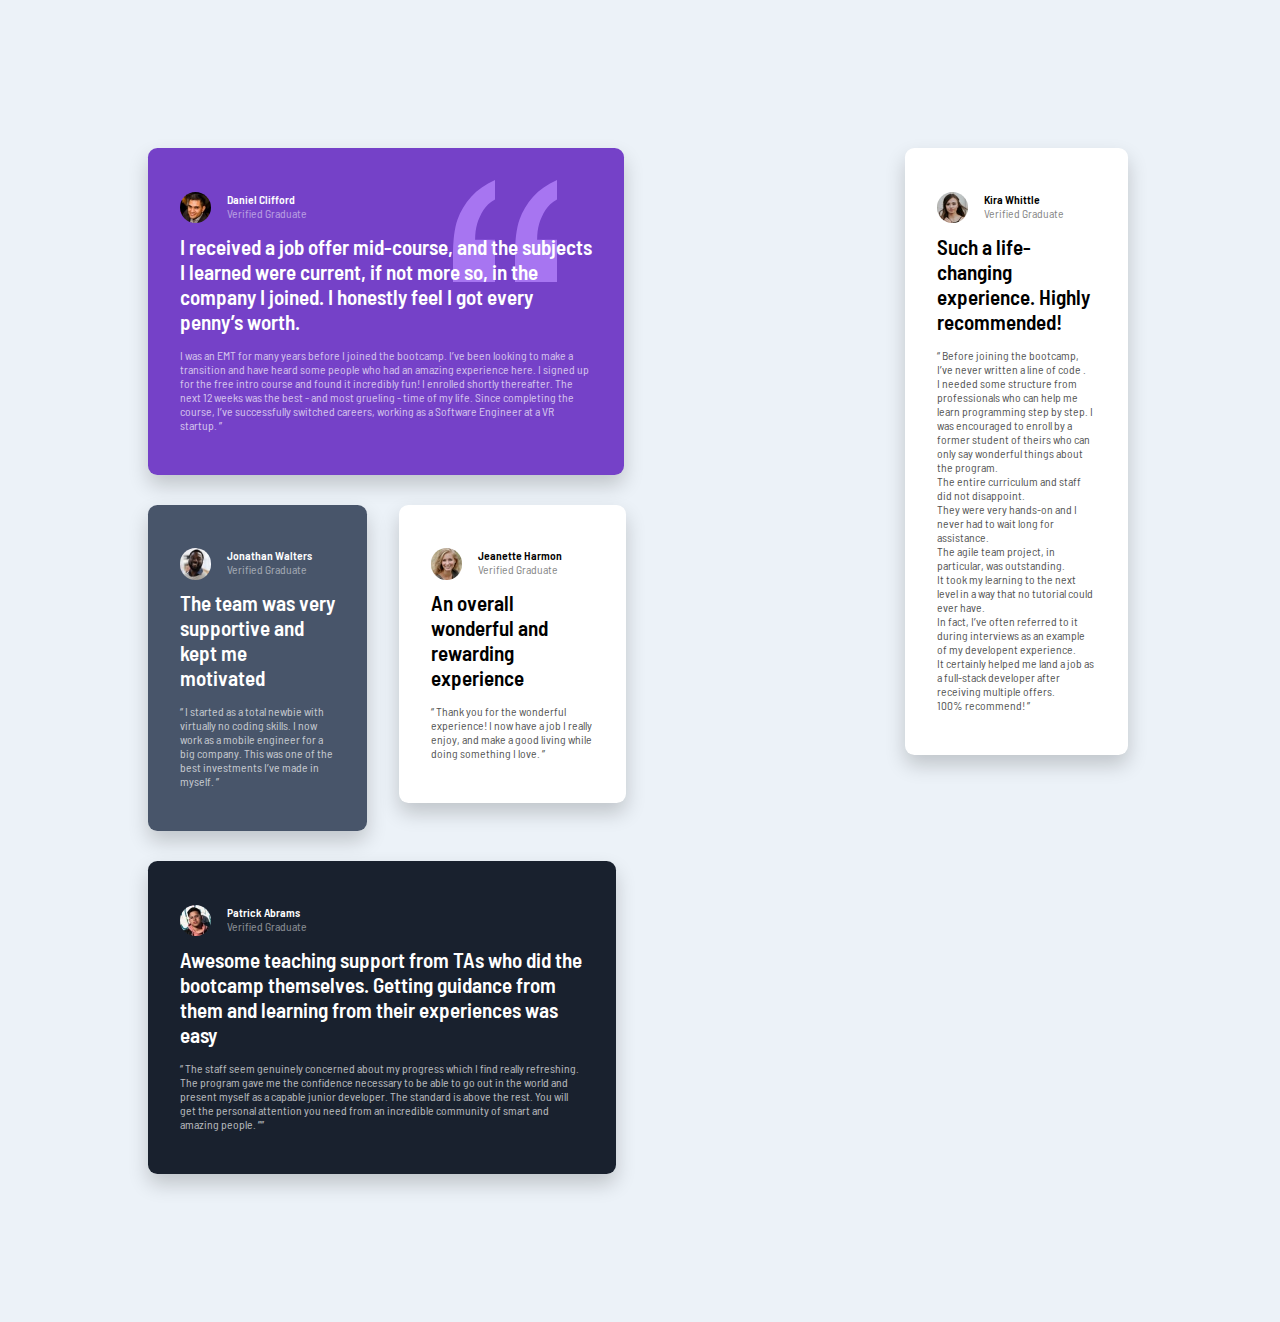
<file: index.html>
<!DOCTYPE html>
<html lang="en">
<head>
  <meta charset="UTF-8">
  <link href="https://fonts.googleapis.com/css2?family=Barlow+Semi+Condensed:wght@500;600&display=swap" rel="stylesheet">  
  <link rel="stylesheet" type="text/css" href="css/cssfile.css">
  <meta name="viewport" content="width=device-width, initial-scale=1.0">
  <title>Testimonial Grid Section</title>
</head>
<body>
  <div class="main-box-left">
    <div class="box" id="box-type-1">
      <svg class='svg' width="104" height="102" xmlns="http://www.w3.org/2000/svg"><path d="M104 102V59.727H84.114c0-5.871.689-11.182 2.068-15.933 1.379-4.75 3.42-9.287 6.125-13.61C95.01 25.86 98.909 22.257 104 19.375V0c-9.758 4.27-17.712 9.874-23.864 16.813-6.151 6.939-10.712 14.545-13.681 22.818C63.485 47.904 62 59.941 62 75.74V102h42zm-62 0V59.727H22.114c0-5.871.689-11.182 2.068-15.933 1.379-4.75 3.42-9.287 6.125-13.61C33.01 25.86 36.909 22.257 42 19.375V0c-9.652 4.27-17.58 9.874-23.784 16.813C12.01 23.752 7.424 31.358 4.455 39.631 1.485 47.904 0 59.941 0 75.74V102h42z" fill="#A775F1" fill-rule="nonzero"/></svg>
      <p>
        <img src="images/image-daniel.jpg" align="left">
        <div class="name">Daniel Clifford</div>
        <div class="prof">Verified Graduate</div><br />
        <div class="highlight">I received a job offer mid-course, and the subjects I learned were current, if not more so, 
        in the company I joined. I honestly feel I got every penny’s worth.</div><br />
        <div class="quotation"> I was an EMT for many years before I joined the bootcamp. I’ve been looking to make a 
        transition and have heard some people who had an amazing experience here. I signed up 
        for the free intro course and found it incredibly fun! I enrolled shortly thereafter. 
        The next 12 weeks was the best - and most grueling - time of my life. Since completing 
        the course, I’ve successfully switched careers, working as a Software Engineer at a VR startup. ”</div>
      </p>
    </div>
    <div class="box" id="box-type-2">
      <p>
        <img src="images/image-jonathan.jpg" align="left">
        <div class="name">Jonathan Walters</div>
        <div class="prof">Verified Graduate</div><br />
        <div class="highlight">The team was very supportive and kept me motivated</div><br />
        <div class="quotation">“ I started as a total newbie with virtually no coding skills. I now work as a mobile engineer 
        for a big company. This was one of the best investments I’ve made in myself. ”</div>
      </p>
    </div>
    <div class="box" id="box-type-4">
      <p>
        <img src="images/image-jeanette.jpg" align="left">
        <div class="name">Jeanette Harmon</div>
        <div class="prof">Verified Graduate</div><br />
        <div class="highlight">An overall wonderful and rewarding experience</div><br />
        <div class="quotation">“ Thank you for the wonderful experience! I now have a job I really enjoy, and make a good living 
        while doing something I love. ”</div>
      </p>
    </div>
    <div class="box" id="box-type-5">
      <p>
        <img src="images/image-patrick.jpg" align="left">
        <div class="name">Patrick Abrams</div>
        <div class="prof">Verified Graduate</div><br />
        <div class="highlight"> Awesome teaching support from TAs who did the bootcamp themselves. Getting guidance from them and 
        learning from their experiences was easy</div><br />
        <div class="quotation">“ The staff seem genuinely concerned about my progress which I find really refreshing. The program 
        gave me the confidence necessary to be able to go out in the world and present myself as a capable 
        junior developer. The standard is above the rest. You will get the personal attention you need from 
        an incredible community of smart and amazing people. ””</div>
      </p>
    </div>
  </div>
  <div class="box" id="box-type-3">
    <p>
      <img src="images/image-kira.jpg" align="left">
      <div class="name">Kira Whittle</div>
      <div class="prof">Verified Graduate</div><br />
      <div class="highlight"> Such a life-changing experience. Highly recommended!</div><br />
      <div class="quotation">“ Before joining the bootcamp, I’ve never written a line of code .<br />I needed some structure from 
      professionals who can help me learn programming step by step. I was encouraged to enroll by a former 
      student of theirs who can only say wonderful things about the program.<br />The entire curriculum and staff 
      did not disappoint. <br />They were very hands-on and I never had to wait long for assistance. <br />The agile team 
      project, in particular, was outstanding. <br />It took my learning to the next level in a way that no tutorial 
      could ever have.<br /> In fact, I’ve often referred to it during interviews as an example of my developent 
      experience.<br /> It certainly helped me land a job as a full-stack developer after receiving multiple offers.<br /> 
      100% recommend! ”</div>
    </p>
  </div>
</body>
</html>
</file>
<file: css/cssfile.css>
@font-face {
font-family: 'ChunkFiveRegular';
src: url('fonts/chunkfive.eot');}
body{
	margin:10.4166667%;
	background-color: hsl(210, 46%, 95%);
	font-family: 'Barlow Semi Condensed', sans-serif;
	font-size: 11.7px;
}
.main-box-left{
	display: inline-block;
	max-width: 74.5%;
}
.box{
	margin: 15px;
	padding: 2.7em;
	-webkit-box-sizing: border-box; /* Safari/Chrome, other WebKit */
    -moz-box-sizing: border-box;    /* Firefox, other Gecko */
    box-sizing: border-box;         /* Opera/IE 8+ */
	display: inline-block;
	border-radius: 0.8em;

}
#box-type-1{
	background-color: hsl(263, 55%, 52%);
	color: white;
	display: inline-block;
	max-width: 63%;
	box-shadow: 0 10px 20px rgba(0,0,0,0.19);
	position: relative;
}
#box-type-2{
	background-color: hsl(217, 19%, 35%);
	color: white;
	max-width: 29%;
	display: inline-block;
	box-shadow: 0 10px 20px rgba(0,0,0,0.19);
}
#box-type-3{
	max-width: 22%;
	background-color: white;
	display: inline-block;
	vertical-align: top;
	box-shadow: 0 10px 20px rgba(0,0,0,0.19);
}
#box-type-4{
	max-width: 30%;
	background-color: white;
	display: inline-block;
	vertical-align: top;
	box-shadow: 0 10px 20px rgba(0,0,0,0.19);
}
#box-type-5{
	background-color: hsl(219, 29%, 14%);
	color: white;
	display: inline-block;
	max-width: 62%;
	box-shadow: 0 10px 20px rgba(0,0,0,0.19);
}
img{
	border-radius: 50%;
	margin-right: 16px;
	width:2.7em;
	position: relative;
}
.svg {
	z-index : 0;
	position : absolute;
	right: 14.035%;
}
.name{
	font-weight: 600;
	position: relative;
}
.prof{
	opacity: 0.5;
	position: relative;
}
.highlight{
	font-size: 1.8em;
	font-weight:600;
	position: relative;
}
.quotation{
	opacity:0.7;
	position: relative;
}
@media screen and (max-width: 650px) {
	body{
		margin:6%;
	}
	.main-box-left,#box-type-1 ,#box-type-2,#box-type-3,#box-type-4,#box-type-5{
		max-width: 100%;
	}

}
</file>
